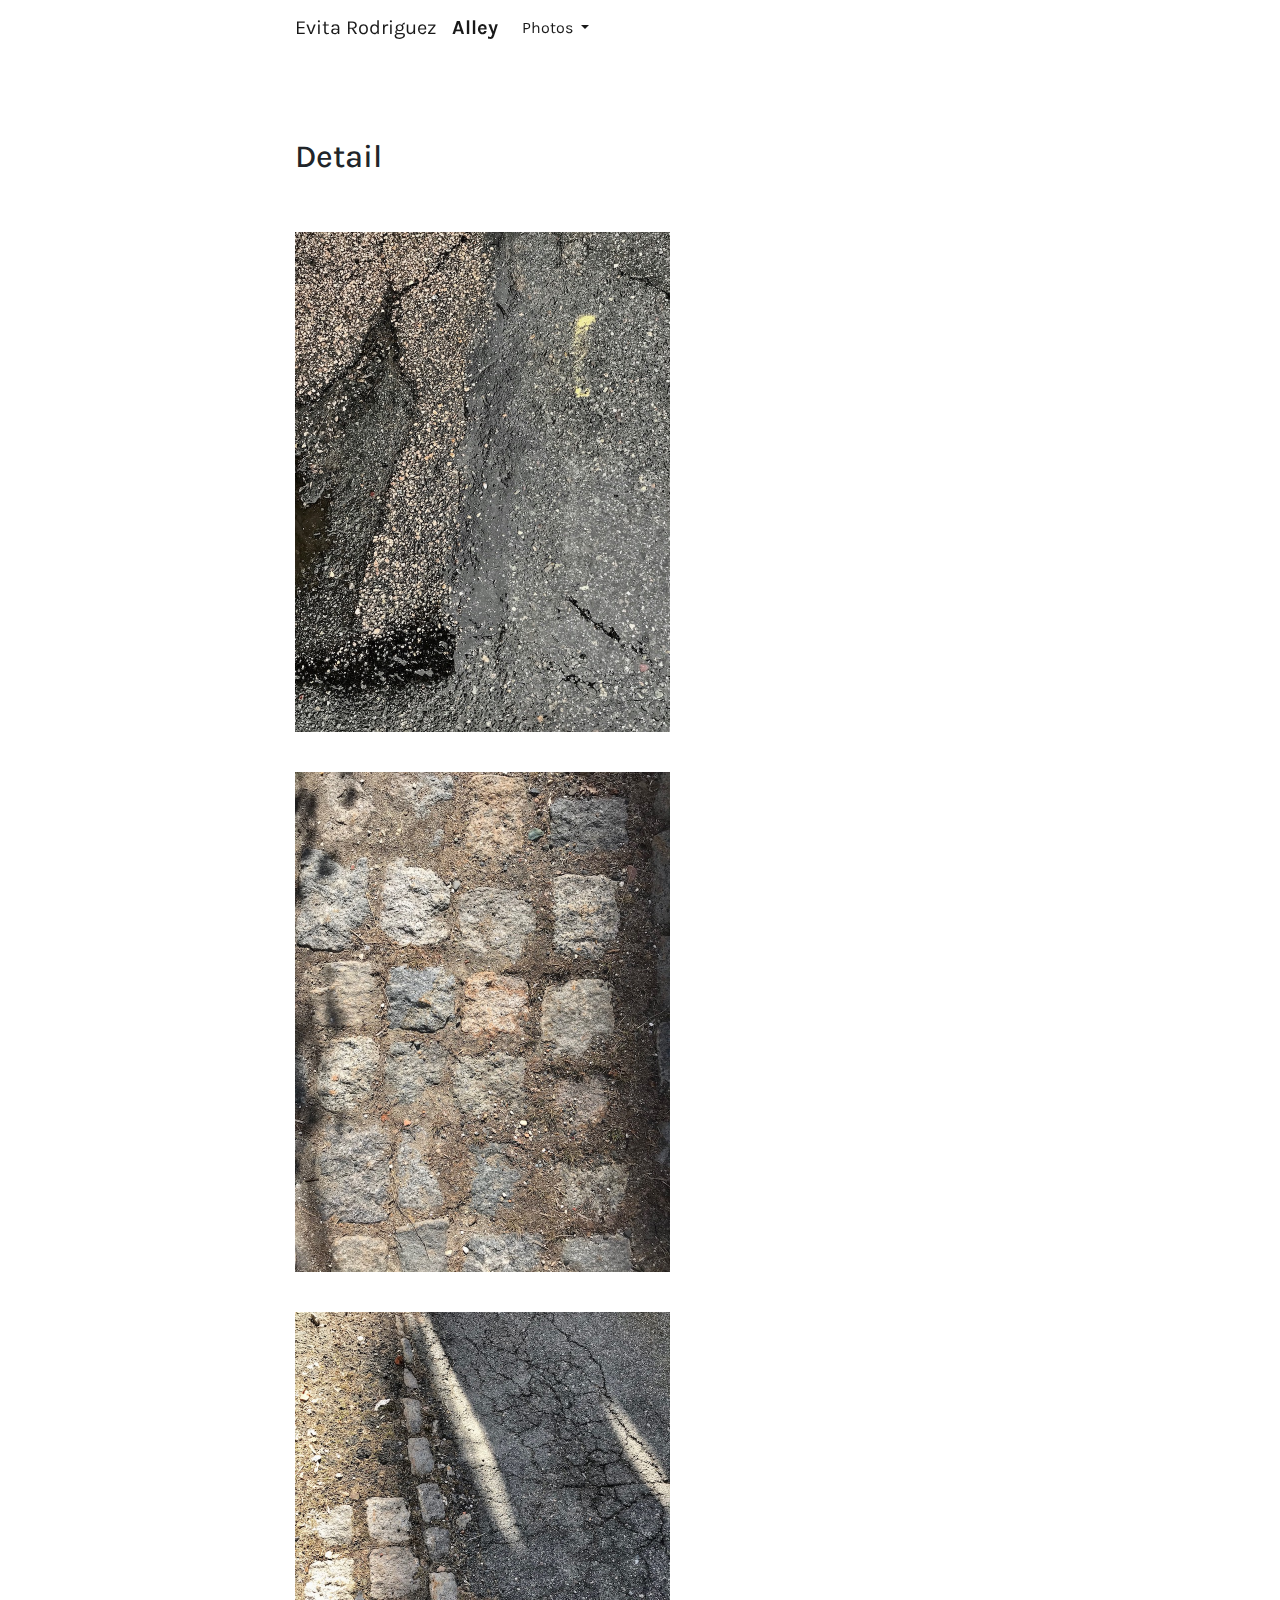
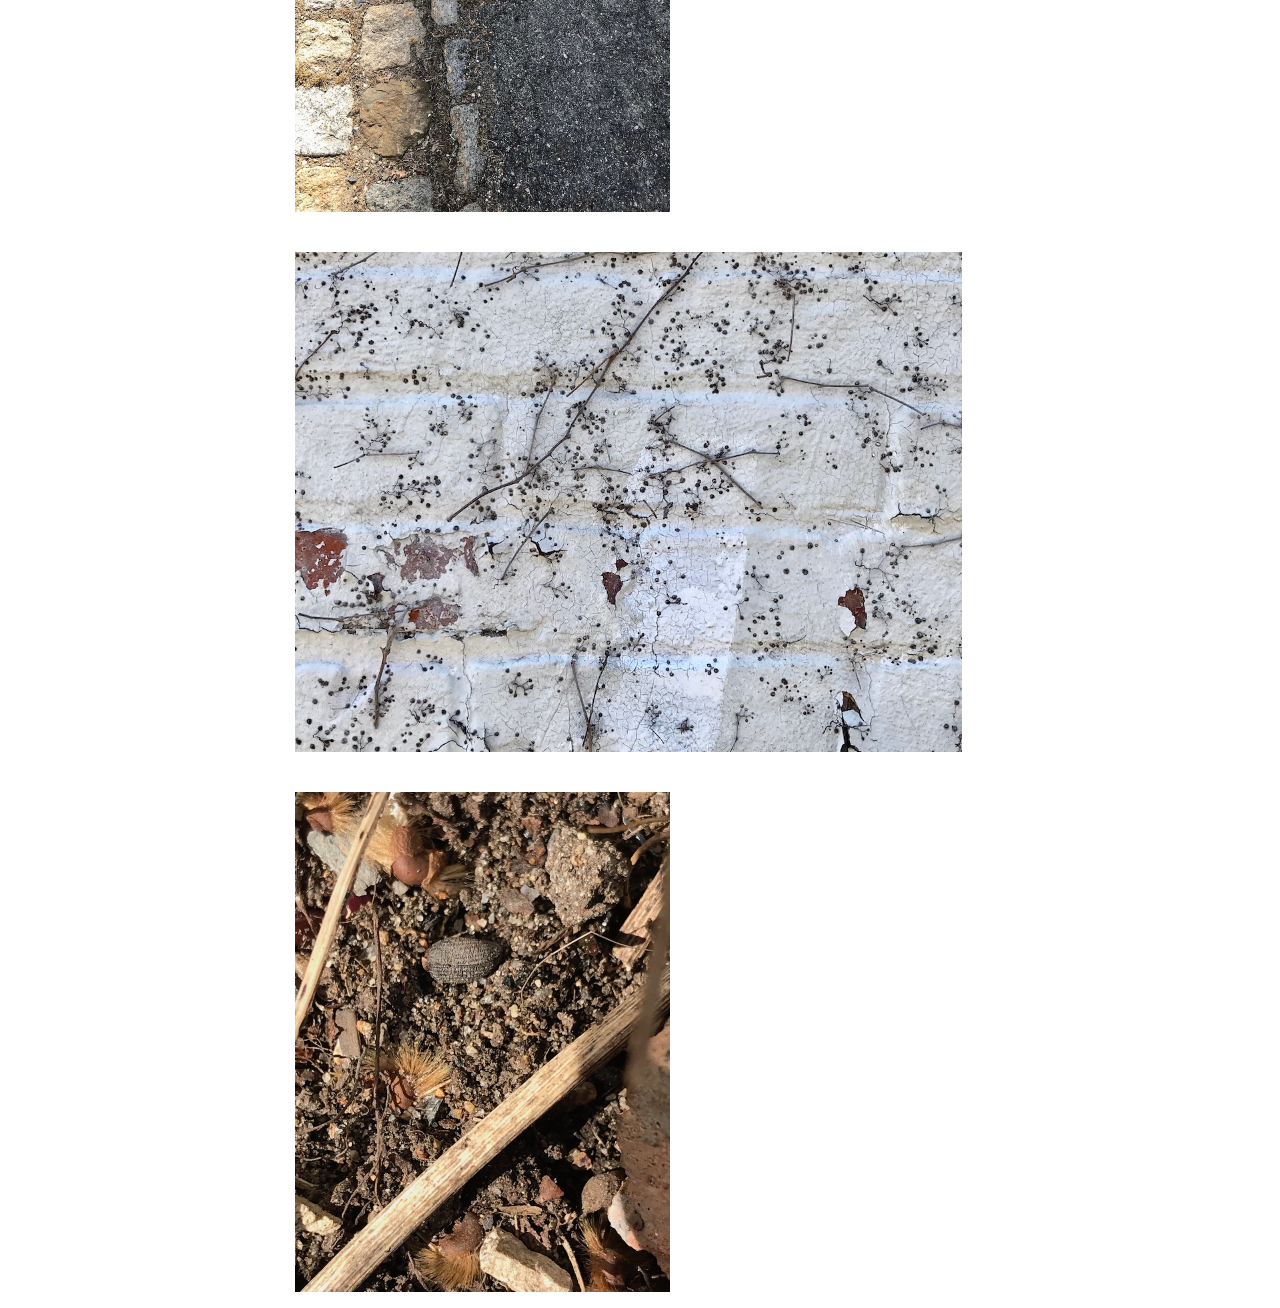
<file: detail.html>
<!doctype html>
<html lang="en">

<head>
  <meta charset="utf-8">
  <meta http-equiv="X-UA-Compatible" content="IE=edge">
  <meta name="viewport" content="width=device-width, initial-scale=1">
  <!-- The above 3 meta tags *must* come first in the head; any other head content must come *after* these tags -->
  <meta name="description" content="Evita Rodriguez's HTMAA Page">
  <meta name="author" content="Evita Rodriguez">
  <!-- <link rel="icon" href="./favicon.ico"> -->
  <link rel="icon" href="data:image/svg+xml,<svg xmlns=%22http://www.w3.org/2000/svg%22 viewBox=%220 0 100 100%22><text y=%22.9em%22 font-size=%2290%22></text></svg>">

  <link rel="preconnect" href="https://fonts.gstatic.com">
  <link href="https://fonts.googleapis.com/css2?family=Karla&display=swap" rel="stylesheet">
  <title>Evita Rodriguez</title>

  <!-- Bootstrap core CSS -->
  <link href="https://stackpath.bootstrapcdn.com/bootstrap/4.5.2/css/bootstrap.min.css" rel="stylesheet">

  <link href="./style.css" rel="stylesheet">

</head>

<body>
  <a name="top"></a>
  <nav class="navbar navbar-expand-lg navbar-light fixed-top">
    <div class="container">
      <a class="navbar-brand" id=GS>Evita Rodriguez</a>

      <a class="navbar-brand font-weight-bold" id=HTMAA href="./index.html">Alley</a>
      <button class="navbar-toggler" type="button" data-toggle="collapse" data-target="#navbarSupportedContent" aria-controls="navbarSupportedContent" aria-expanded="false" aria-label="Toggle navigation">
        <span class="navbar-toggler-icon"></span>
      </button>

      <div class="collapse navbar-collapse" id="navbarSupportedContent">
        <ul class="navbar-nav mr-auto">
          <!-- <li class="nav-item active">
              <a class="nav-link" id="navMainElement" href=./about.html>About <span class="sr-only">(current)</span></a>
            </li> -->
          <li class="nav-item active dropdown">
            <a class="nav-link dropdown-toggle" href="#" id="navbarDropdown" role="button" data-toggle="dropdown" aria-haspopup="true" aria-expanded="false">
              Photos
            </a>
            <div class="dropdown-menu" aria-labelledby="navbarDropdown">
              <a class="dropdown-item" id="navDropdownElement" href="./light.html">light</a>
              <a class="dropdown-item" id="navDropdownElement" href="./detail.html">detail</a>
              <a class="dropdown-item" id="navDropdownElement" href="./poetics.html">poetics</a>
              <a class="dropdown-item" id="navDropdownElement" href="./essay.html">essay</a>

            </div>
          </li>

        </ul>

      </div>
  </nav>


  <div class="container mt-5">
    <div>
      <h2>Detail</h2>

      <br>
      <br>

      <figure>
        <img src="./assets/detail/1.jpeg" class="img-fluid" alt="Responsive image">
        <!-- <figcaption class="figure">Installed latch on basement workshop door.</figcaption> -->
      </figure>

      <br>

      <figure>
        <img src="./assets/detail/2.jpeg" class="img-fluid" alt="Responsive image">
        <!-- <figcaption class="figure">Installed latch on basement workshop door.</figcaption> -->
      </figure>

      <br>

      <figure>
        <img src="./assets/detail/3.jpeg" class="img-fluid" alt="Responsive image">
        <!-- <figcaption class="figure">Installed latch on basement workshop door.</figcaption> -->
      </figure>

      <br>

      <figure>
        <img src="./assets/detail/4.jpeg" class="img-fluid" alt="Responsive image">
        <!-- <figcaption class="figure">Installed latch on basement workshop door.</figcaption> -->
      </figure>

      <br>

      <figure>
        <img src="./assets/detail/5.jpeg" class="img-fluid" alt="Responsive image">
        <!-- <figcaption class="figure">Installed latch on basement workshop door.</figcaption> -->
      </figure>

    </div>
  </div>
  <!-- Bootstrap core JavaScript
    ================================================== -->
  <!-- Placed at the end of the document so the pages load faster -->
  <script src="https://code.jquery.com/jquery-1.12.4.min.js" integrity="sha384-nvAa0+6Qg9clwYCGGPpDQLVpLNn0fRaROjHqs13t4Ggj3Ez50XnGQqc/r8MhnRDZ" crossorigin="anonymous"></script>
  <script>
    window.jQuery || document.write('<script src="../../assets/js/vendor/jquery.min.js"><\/script>')
  </script>
  <script src="https://stackpath.bootstrapcdn.com/bootstrap/4.5.2/js/bootstrap.min.js"></script>
</body>

</html>
</file>
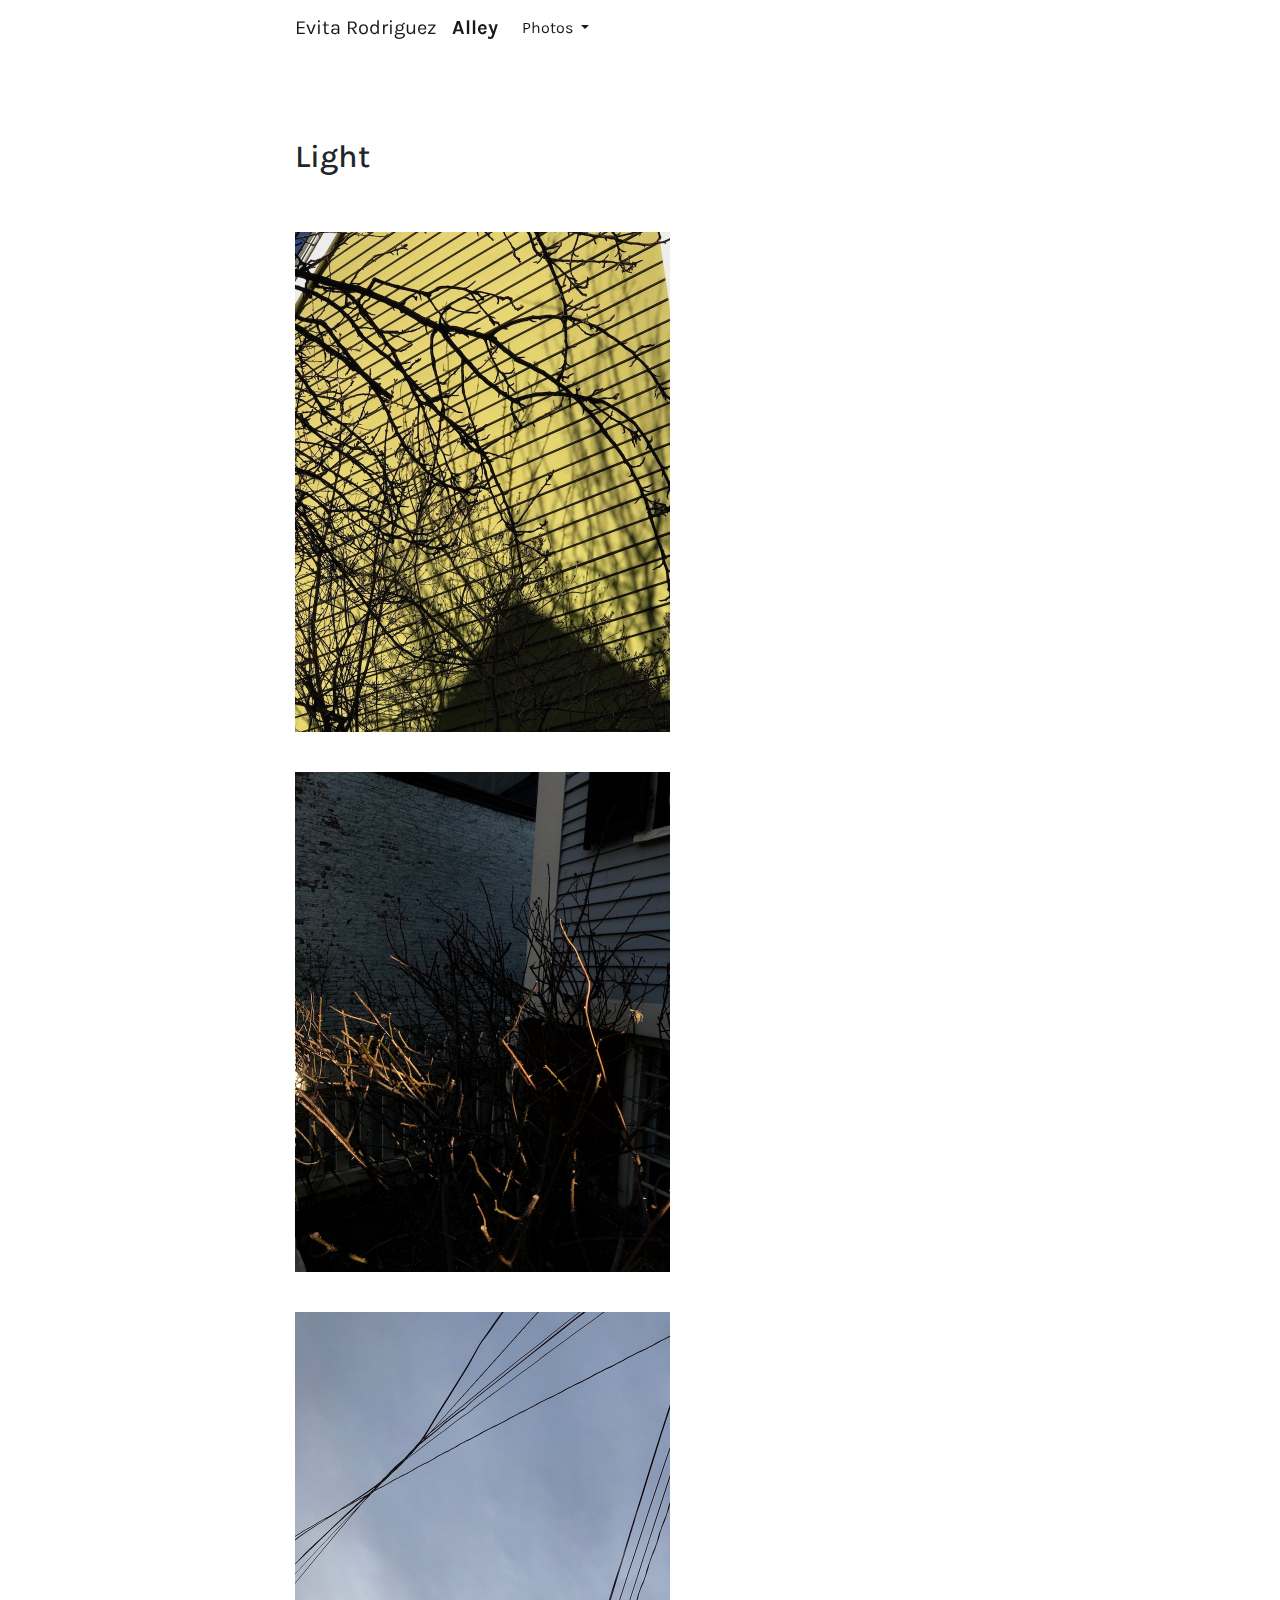
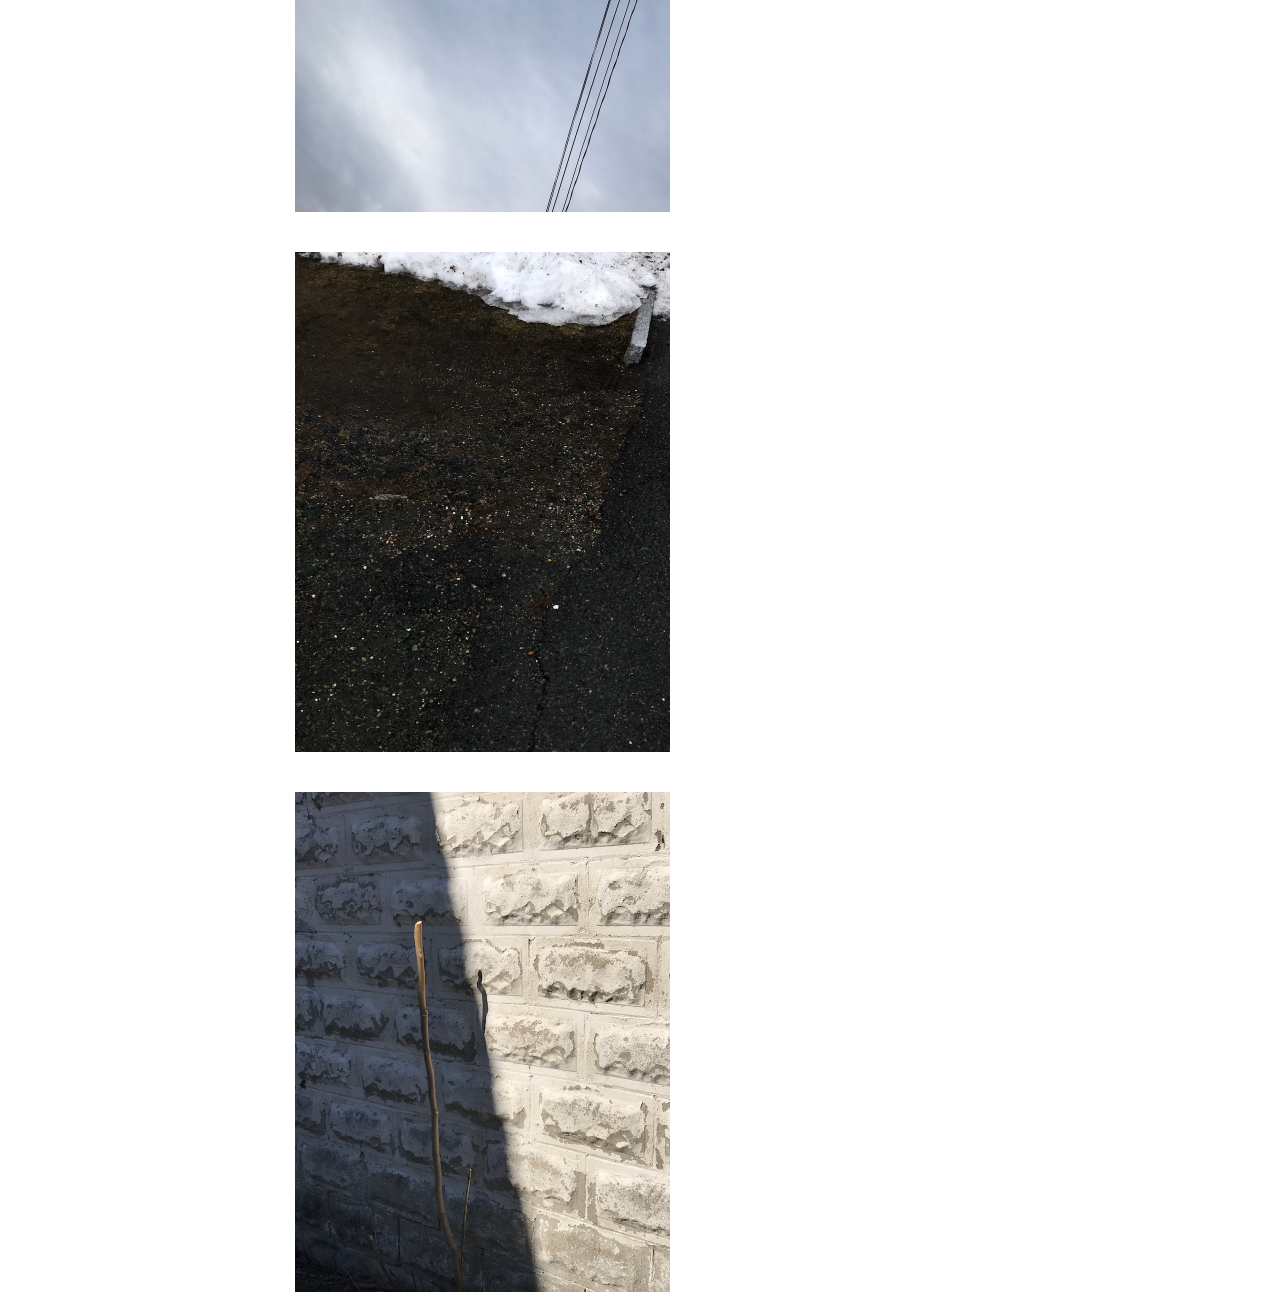
<file: light.html>
<!doctype html>
<html lang="en">

<head>
  <meta charset="utf-8">
  <meta http-equiv="X-UA-Compatible" content="IE=edge">
  <meta name="viewport" content="width=device-width, initial-scale=1">
  <!-- The above 3 meta tags *must* come first in the head; any other head content must come *after* these tags -->
  <meta name="description" content="Evita Rodriguez's HTMAA Page">
  <meta name="author" content="Evita Rodriguez">
  <!-- <link rel="icon" href="./favicon.ico"> -->
  <link rel="icon" href="data:image/svg+xml,<svg xmlns=%22http://www.w3.org/2000/svg%22 viewBox=%220 0 100 100%22><text y=%22.9em%22 font-size=%2290%22></text></svg>">

  <link rel="preconnect" href="https://fonts.gstatic.com">
  <link href="https://fonts.googleapis.com/css2?family=Karla&display=swap" rel="stylesheet">
  <title>Evita Rodriguez</title>

  <!-- Bootstrap core CSS -->
  <link href="https://stackpath.bootstrapcdn.com/bootstrap/4.5.2/css/bootstrap.min.css" rel="stylesheet">

  <link href="./style.css" rel="stylesheet">

</head>

<body>
  <a name="top"></a>
  <nav class="navbar navbar-expand-lg navbar-light fixed-top">
    <div class="container">
      <a class="navbar-brand" id=GS>Evita Rodriguez</a>

      <a class="navbar-brand font-weight-bold" id=HTMAA href="./index.html">Alley</a>
      <button class="navbar-toggler" type="button" data-toggle="collapse" data-target="#navbarSupportedContent" aria-controls="navbarSupportedContent" aria-expanded="false" aria-label="Toggle navigation">
        <span class="navbar-toggler-icon"></span>
      </button>

      <div class="collapse navbar-collapse" id="navbarSupportedContent">
        <ul class="navbar-nav mr-auto">
          <!-- <li class="nav-item active">
              <a class="nav-link" id="navMainElement" href=./about.html>About <span class="sr-only">(current)</span></a>
            </li> -->
          <li class="nav-item active dropdown">
            <a class="nav-link dropdown-toggle" href="#" id="navbarDropdown" role="button" data-toggle="dropdown" aria-haspopup="true" aria-expanded="false">
              Photos
            </a>
            <div class="dropdown-menu" aria-labelledby="navbarDropdown">
              <a class="dropdown-item" id="navDropdownElement" href="./light.html">light</a>
              <a class="dropdown-item" id="navDropdownElement" href="./detail.html">detail</a>
              <a class="dropdown-item" id="navDropdownElement" href="./poetics.html">poetics</a>
              <a class="dropdown-item" id="navDropdownElement" href="./essay.html">essay</a>

            </div>
          </li>

        </ul>

      </div>
  </nav>


  <div class="container mt-5">
    <div>
      <h2>Light</h2>

      <br>
      <br>

      <figure>
        <img src="./assets/light/1.jpeg" class="img-fluid" alt="Responsive image">
        <!-- <figcaption class="figure">Installed latch on basement workshop door.</figcaption> -->
      </figure>

      <br>

      <figure>
        <img src="./assets/light/2.jpeg" class="img-fluid" alt="Responsive image">
        <!-- <figcaption class="figure">Installed latch on basement workshop door.</figcaption> -->
      </figure>

      <br>

      <figure>
        <img src="./assets/light/3.jpeg" class="img-fluid" alt="Responsive image">
        <!-- <figcaption class="figure">Installed latch on basement workshop door.</figcaption> -->
      </figure>

      <br>

      <figure>
        <img src="./assets/light/4.jpeg" class="img-fluid" alt="Responsive image">
        <!-- <figcaption class="figure">Installed latch on basement workshop door.</figcaption> -->
      </figure>

      <br>

      <figure>
        <img src="./assets/light/5.jpeg" class="img-fluid" alt="Responsive image">
        <!-- <figcaption class="figure">Installed latch on basement workshop door.</figcaption> -->
      </figure>

    </div>
  </div>
  <!-- Bootstrap core JavaScript
    ================================================== -->
  <!-- Placed at the end of the document so the pages load faster -->
  <script src="https://code.jquery.com/jquery-1.12.4.min.js" integrity="sha384-nvAa0+6Qg9clwYCGGPpDQLVpLNn0fRaROjHqs13t4Ggj3Ez50XnGQqc/r8MhnRDZ" crossorigin="anonymous"></script>
  <script>
    window.jQuery || document.write('<script src="../../assets/js/vendor/jquery.min.js"><\/script>')
  </script>
  <script src="https://stackpath.bootstrapcdn.com/bootstrap/4.5.2/js/bootstrap.min.js"></script>
</body>

</html>
</file>
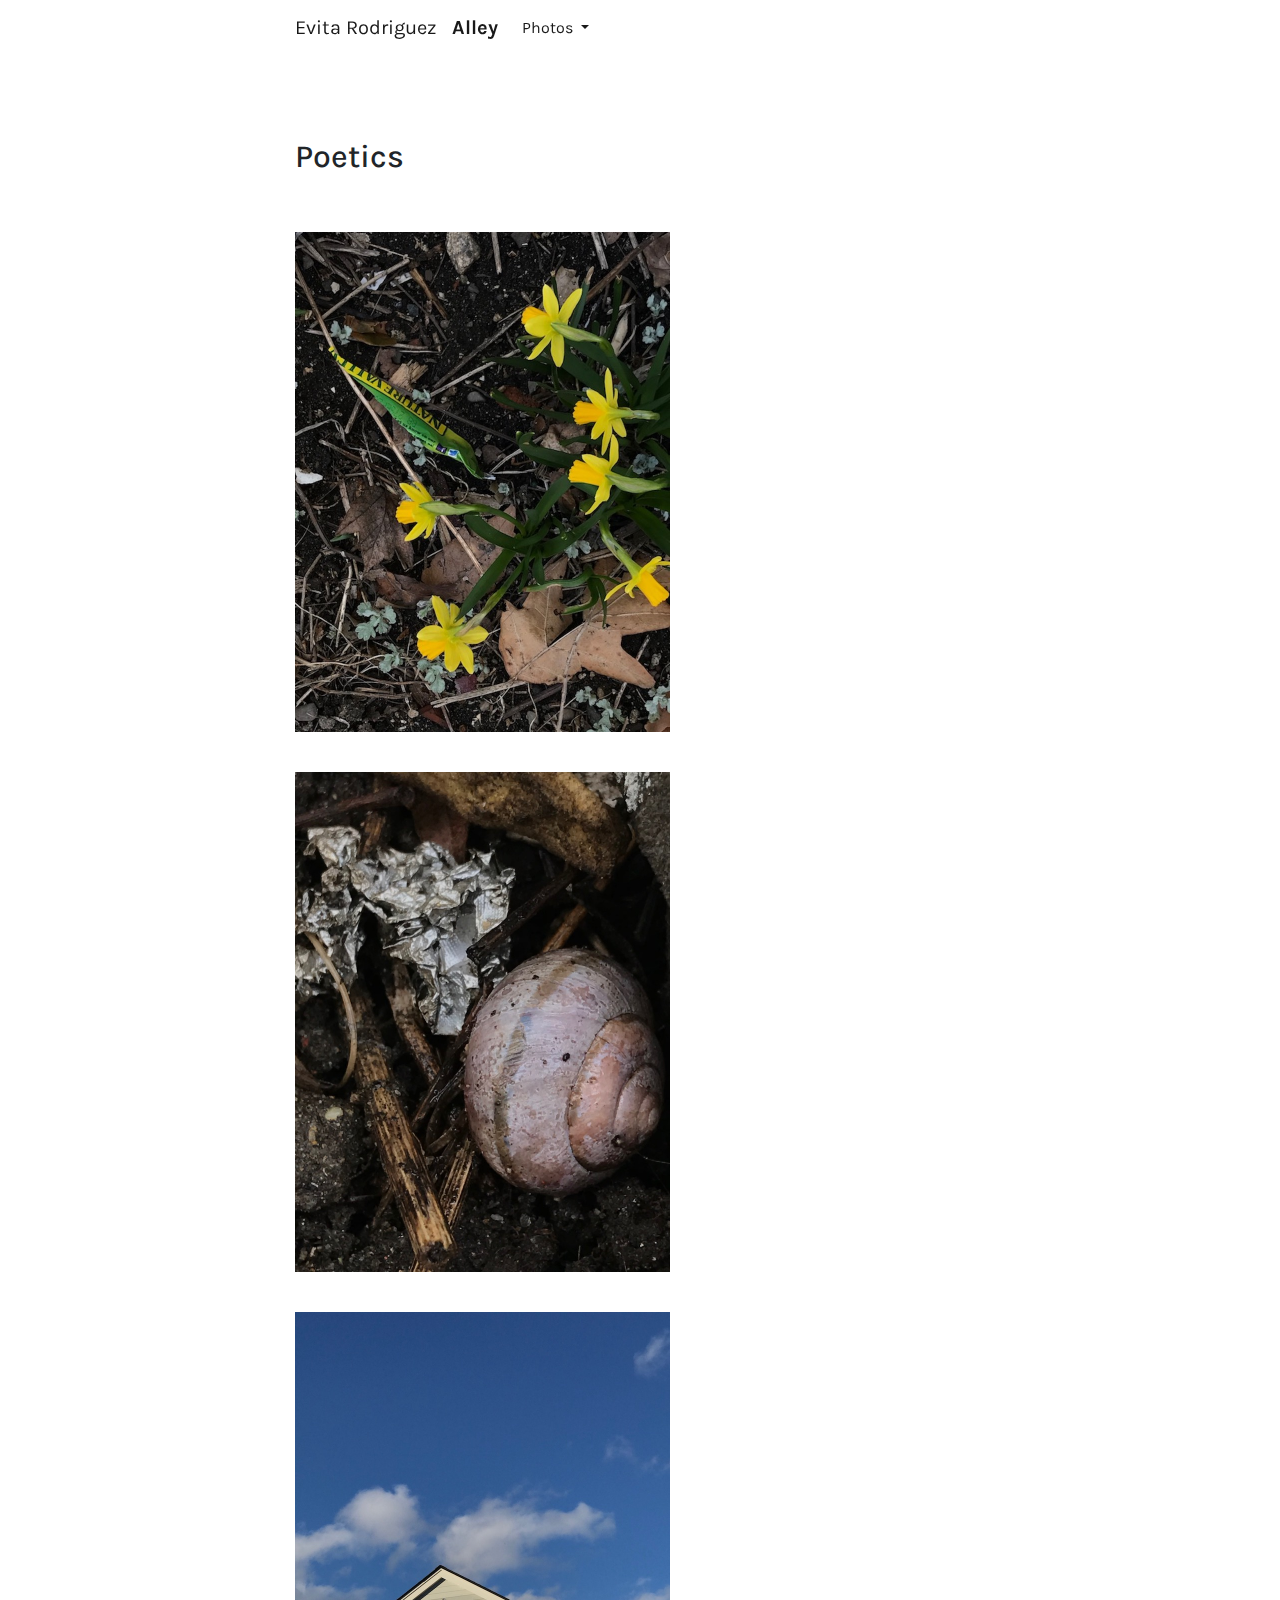
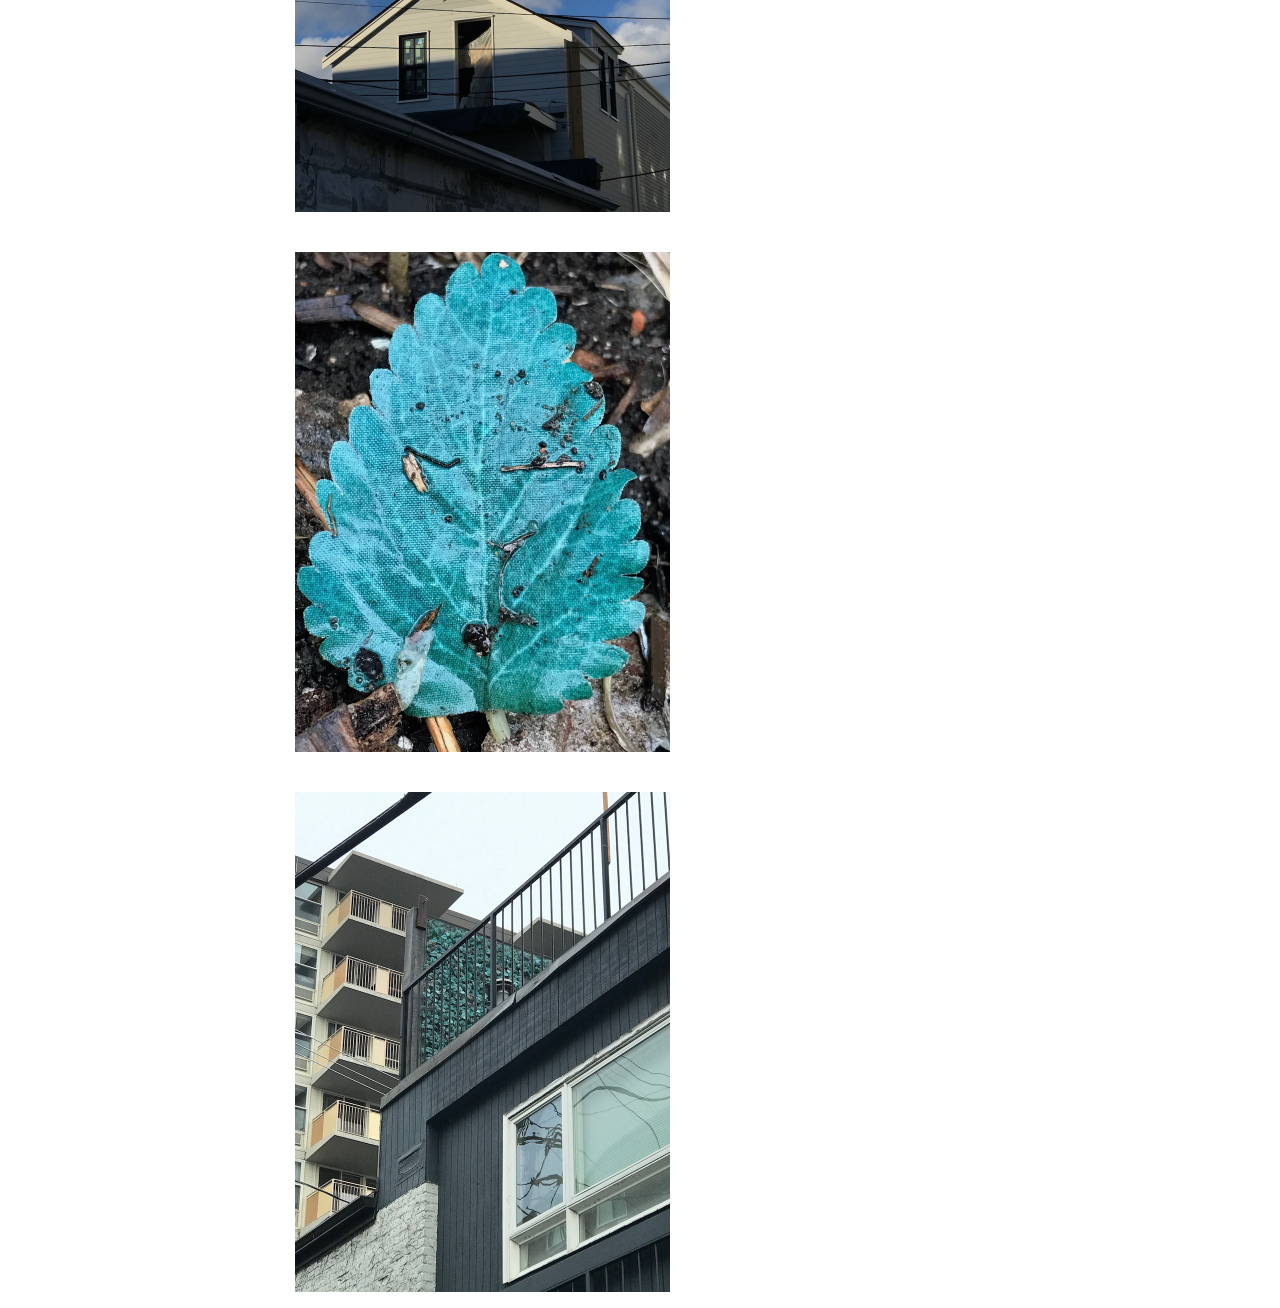
<file: poetics.html>
<!doctype html>
<html lang="en">

<head>
  <meta charset="utf-8">
  <meta http-equiv="X-UA-Compatible" content="IE=edge">
  <meta name="viewport" content="width=device-width, initial-scale=1">
  <!-- The above 3 meta tags *must* come first in the head; any other head content must come *after* these tags -->
  <meta name="description" content="Evita Rodriguez's HTMAA Page">
  <meta name="author" content="Evita Rodriguez">
  <!-- <link rel="icon" href="./favicon.ico"> -->
  <link rel="icon" href="data:image/svg+xml,<svg xmlns=%22http://www.w3.org/2000/svg%22 viewBox=%220 0 100 100%22><text y=%22.9em%22 font-size=%2290%22></text></svg>">

  <link rel="preconnect" href="https://fonts.gstatic.com">
  <link href="https://fonts.googleapis.com/css2?family=Karla&display=swap" rel="stylesheet">
  <title>Evita Rodriguez</title>

  <!-- Bootstrap core CSS -->
  <link href="https://stackpath.bootstrapcdn.com/bootstrap/4.5.2/css/bootstrap.min.css" rel="stylesheet">

  <link href="./style.css" rel="stylesheet">

</head>

<body>
  <a name="top"></a>
  <nav class="navbar navbar-expand-lg navbar-light fixed-top">
    <div class="container">
      <a class="navbar-brand" id=GS>Evita Rodriguez</a>

      <a class="navbar-brand font-weight-bold" id=HTMAA href="./index.html">Alley</a>
      <button class="navbar-toggler" type="button" data-toggle="collapse" data-target="#navbarSupportedContent" aria-controls="navbarSupportedContent" aria-expanded="false" aria-label="Toggle navigation">
        <span class="navbar-toggler-icon"></span>
      </button>

      <div class="collapse navbar-collapse" id="navbarSupportedContent">
        <ul class="navbar-nav mr-auto">
          <!-- <li class="nav-item active">
              <a class="nav-link" id="navMainElement" href=./about.html>About <span class="sr-only">(current)</span></a>
            </li> -->
          <li class="nav-item active dropdown">
            <a class="nav-link dropdown-toggle" href="#" id="navbarDropdown" role="button" data-toggle="dropdown" aria-haspopup="true" aria-expanded="false">
              Photos
            </a>
            <div class="dropdown-menu" aria-labelledby="navbarDropdown">
              <a class="dropdown-item" id="navDropdownElement" href="./light.html">light</a>
              <a class="dropdown-item" id="navDropdownElement" href="./detail.html">detail</a>
              <a class="dropdown-item" id="navDropdownElement" href="./poetics.html">poetics</a>
              <a class="dropdown-item" id="navDropdownElement" href="./essay.html">essay</a>

            </div>
          </li>

        </ul>

      </div>
  </nav>


  <div class="container mt-5">
    <div>
      <h2>Poetics</h2>

      <br>
      <br>

      <figure>
        <img src="./assets/poetics/1.jpeg" class="img-fluid" alt="Responsive image">
        <!-- <figcaption class="figure">Installed latch on basement workshop door.</figcaption> -->
      </figure>

      <br>

      <figure>
        <img src="./assets/poetics/2.jpeg" class="img-fluid" alt="Responsive image">
        <!-- <figcaption class="figure">Installed latch on basement workshop door.</figcaption> -->
      </figure>

      <br>

      <figure>
        <img src="./assets/poetics/3.jpeg" class="img-fluid" alt="Responsive image">
        <!-- <figcaption class="figure">Installed latch on basement workshop door.</figcaption> -->
      </figure>

      <br>

      <figure>
        <img src="./assets/poetics/4.jpeg" class="img-fluid" alt="Responsive image">
        <!-- <figcaption class="figure">Installed latch on basement workshop door.</figcaption> -->
      </figure>

      <br>

      <figure>
        <img src="./assets/poetics/5.jpeg" class="img-fluid" alt="Responsive image">
        <!-- <figcaption class="figure">Installed latch on basement workshop door.</figcaption> -->
      </figure>

    </div>
  </div>
  <!-- Bootstrap core JavaScript
    ================================================== -->
  <!-- Placed at the end of the document so the pages load faster -->
  <script src="https://code.jquery.com/jquery-1.12.4.min.js" integrity="sha384-nvAa0+6Qg9clwYCGGPpDQLVpLNn0fRaROjHqs13t4Ggj3Ez50XnGQqc/r8MhnRDZ" crossorigin="anonymous"></script>
  <script>
    window.jQuery || document.write('<script src="../../assets/js/vendor/jquery.min.js"><\/script>')
  </script>
  <script src="https://stackpath.bootstrapcdn.com/bootstrap/4.5.2/js/bootstrap.min.js"></script>
</body>

</html>
</file>
<file: style.css>
@media (min-width: 720px) {
  .container {
    max-width: 720px;
  }

  .img-fluid{
    max-height: 500px;
  }

  #landing {
    max-width: 1000px;
  }
}

#navMainElement:hover {
  /* background-color: #CEE8FF; */
  color: #aaaaaa;
}

#navbarDropdown:hover {
  /* background-color: #CEE8FF; */
  color: #aaaaaa;
}

#navDropdownElement:hover {
  /* background-color: #aaaaaa; */
  color: #aaaaaa;
}

#HTMAA:hover {
  color: #aaaaaa;
}

/* #GS:hover {
  color: #aaaaaa;
} */

#navDropdownFinal:hover {
  /* background-color: #aaaaaa; */
  color: #aaaaaa;
}

#link:hover {
  /* background-color: #FF0000; */
  color: #aaaaaa;
  text-decoration: none;
}

#link {
  /* background-color: #FFFF00; */
  color: #aaaaaa;
  text-decoration: none;
}

#gridlink {
  color: #000000;
  text-decoration: none;
}

.figure {
  font-style: italic;
  color: #aaaaaa;
}

p {
  font-family: 'Karla', sans-serif;
}

h1, h2, h3, h4, h5, h6 {
  font-family: 'Karla', sans-serif;
}

body {
  padding-top: 10vh;
  font-family: 'Karla', sans-serif;
}

pre code {
  display: block;
  font-size: 87.5%;
  color: #212529;
  background-color: #eee;
  display: block;
  padding: 10%;
  overflow: none;
}

.carousel-inner > .item > img, .carousel-inner > .item > a > img {
    width: 50%;
}

.carousel-indicators-numbers li {
  text-indent: 0;
  margin: 0 5px;
  width: 10px;
  height: 10px;
  border: none;
  border-radius: 100%;
  line-height: 30px;
  color: #000;
}

.carousel-control-prev-icon,
.carousel-control-next-icon {
  height: 20px;
  width: 20px;
  outline: black;
  border-radius: 50%;
}

.carousel-control-next-icon:after
{
  content: '>';
  font-size: 30px;
  color: grey;
}

.carousel-control-prev-icon:after {
  content: '<';
  font-size: 30px;
  color: grey;
}
</file>
